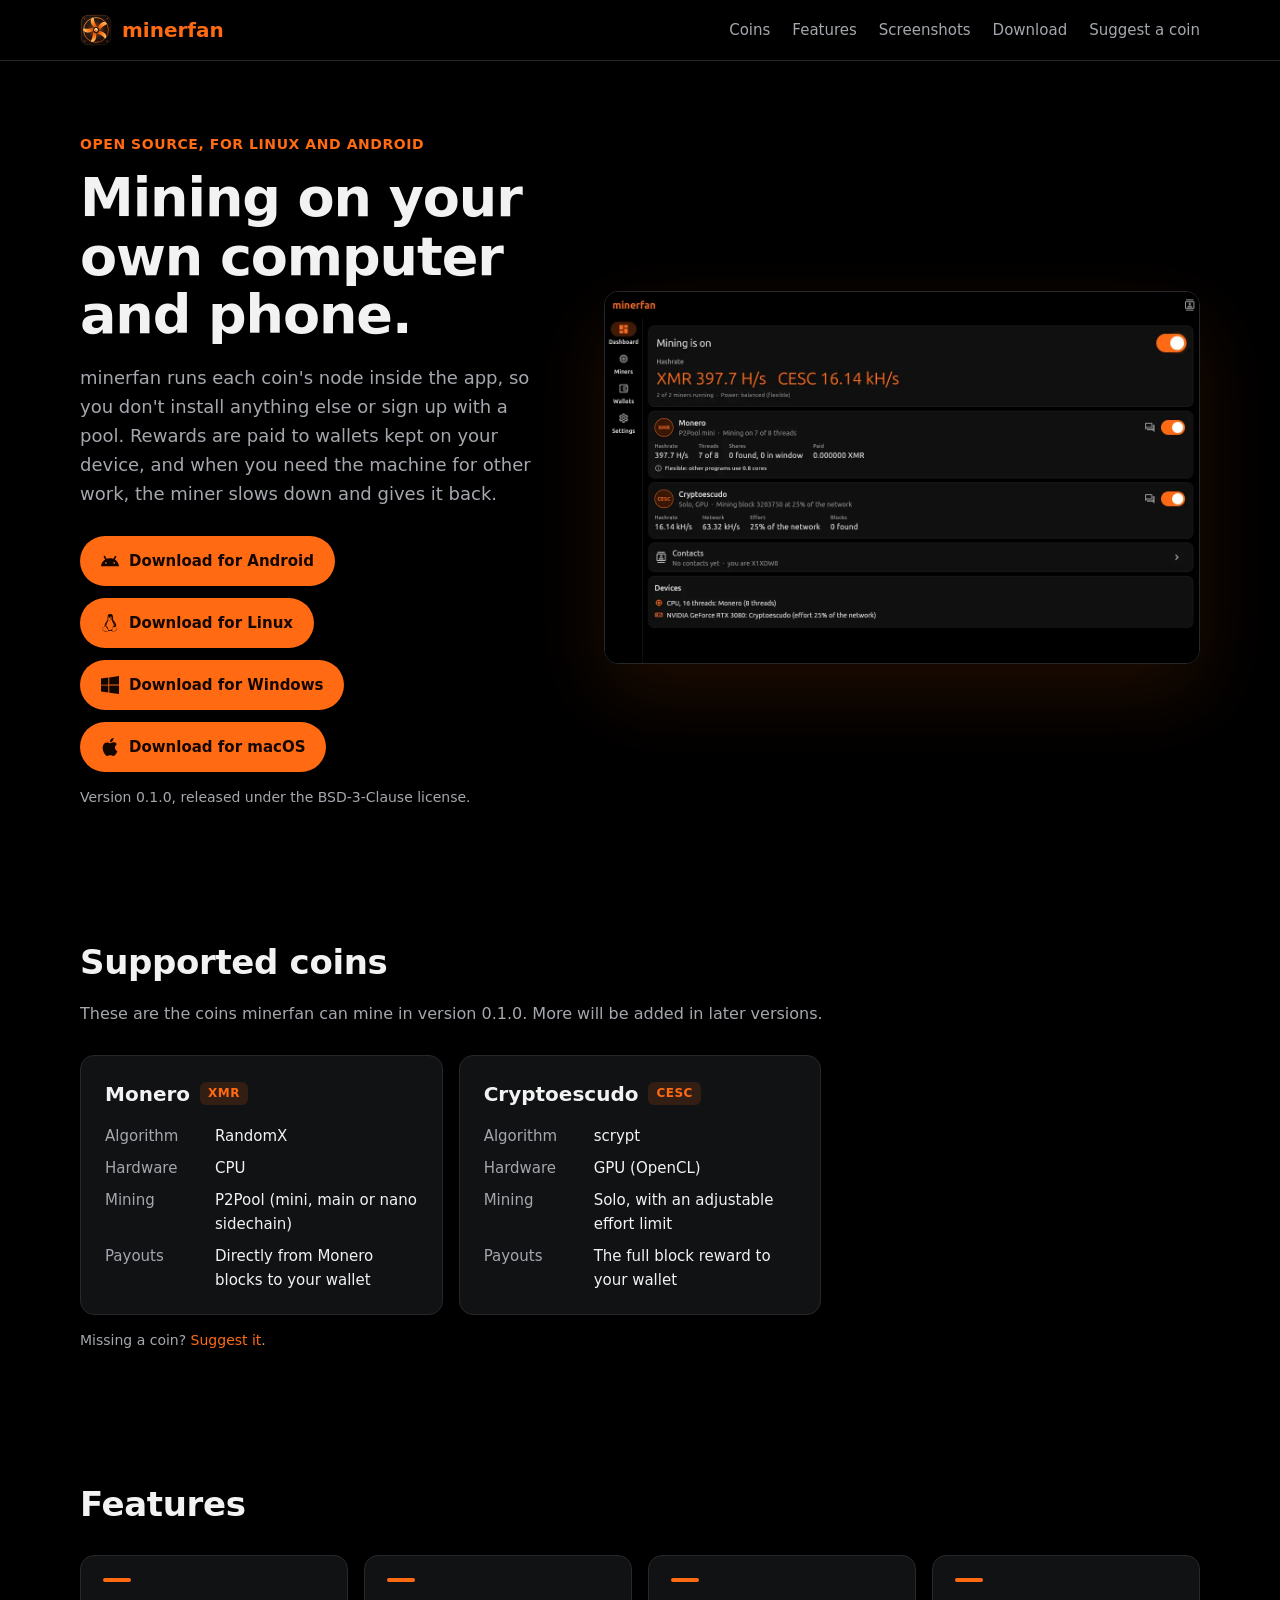
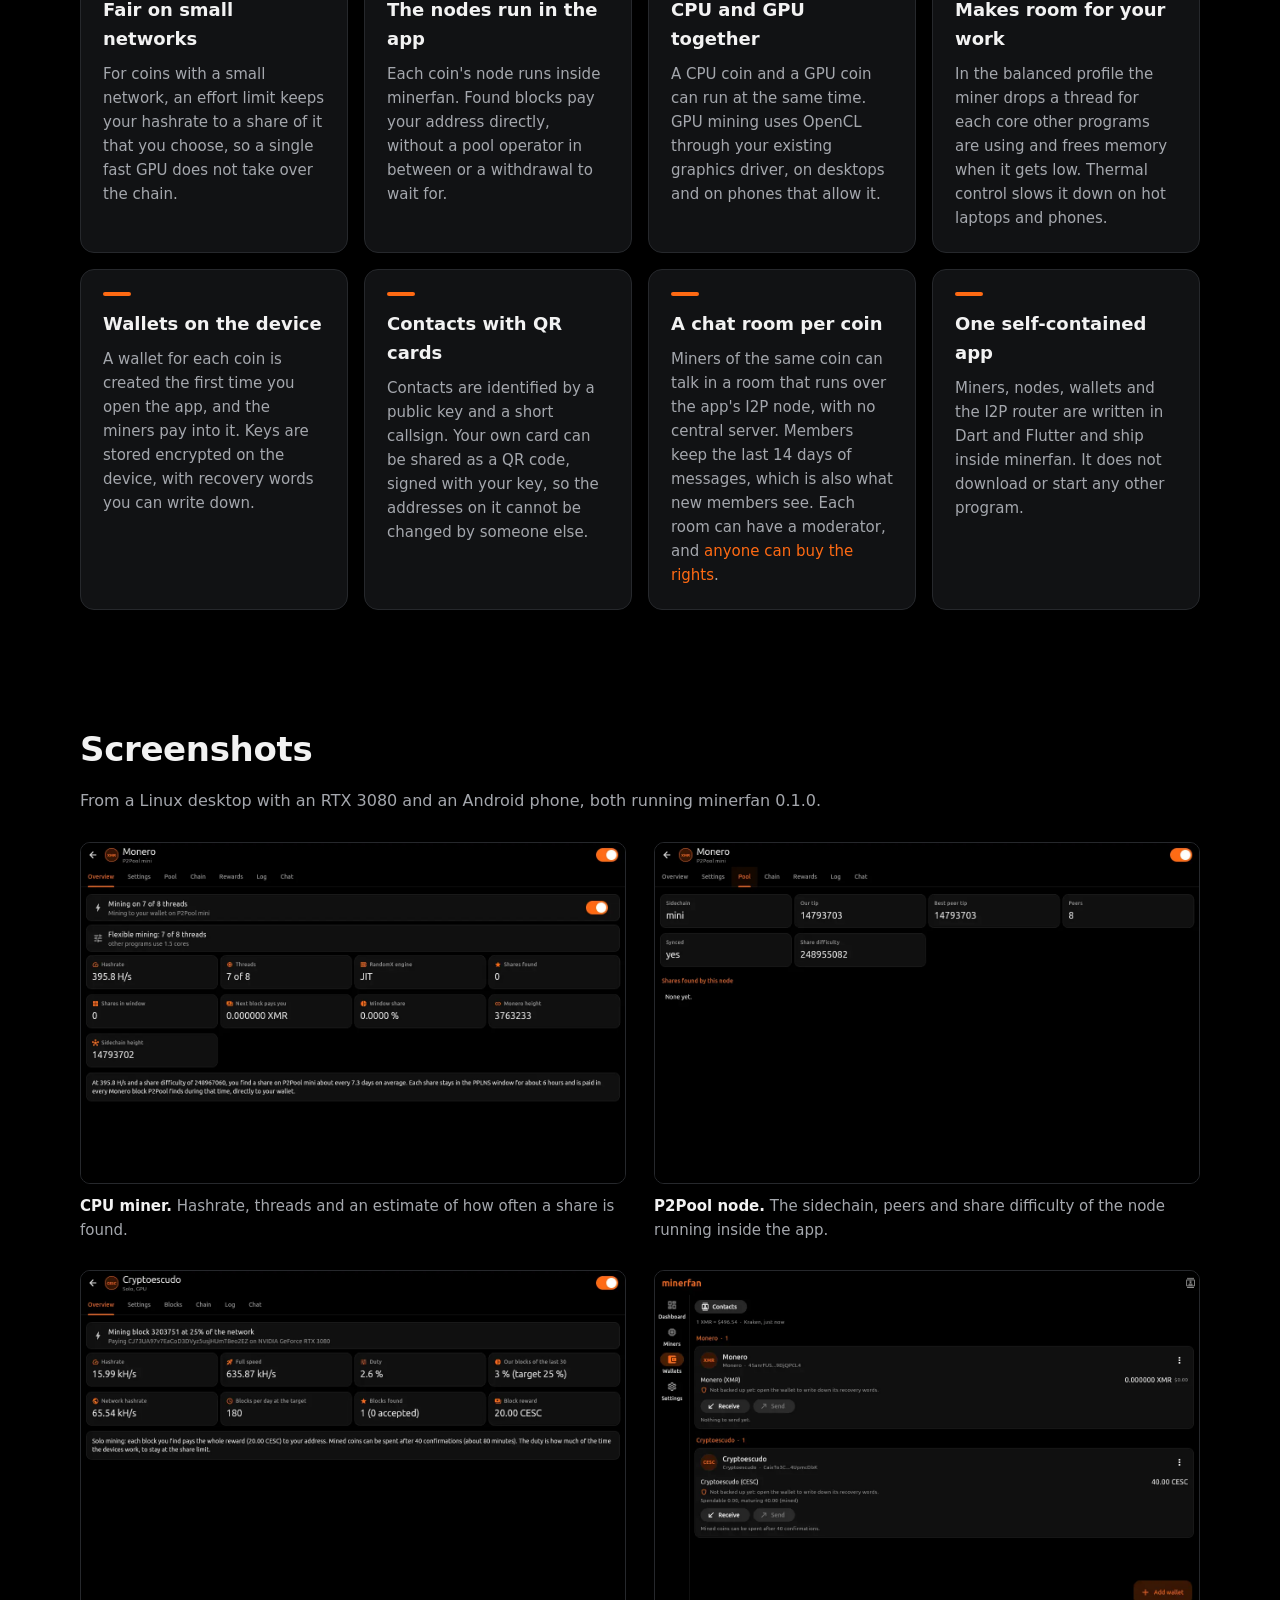
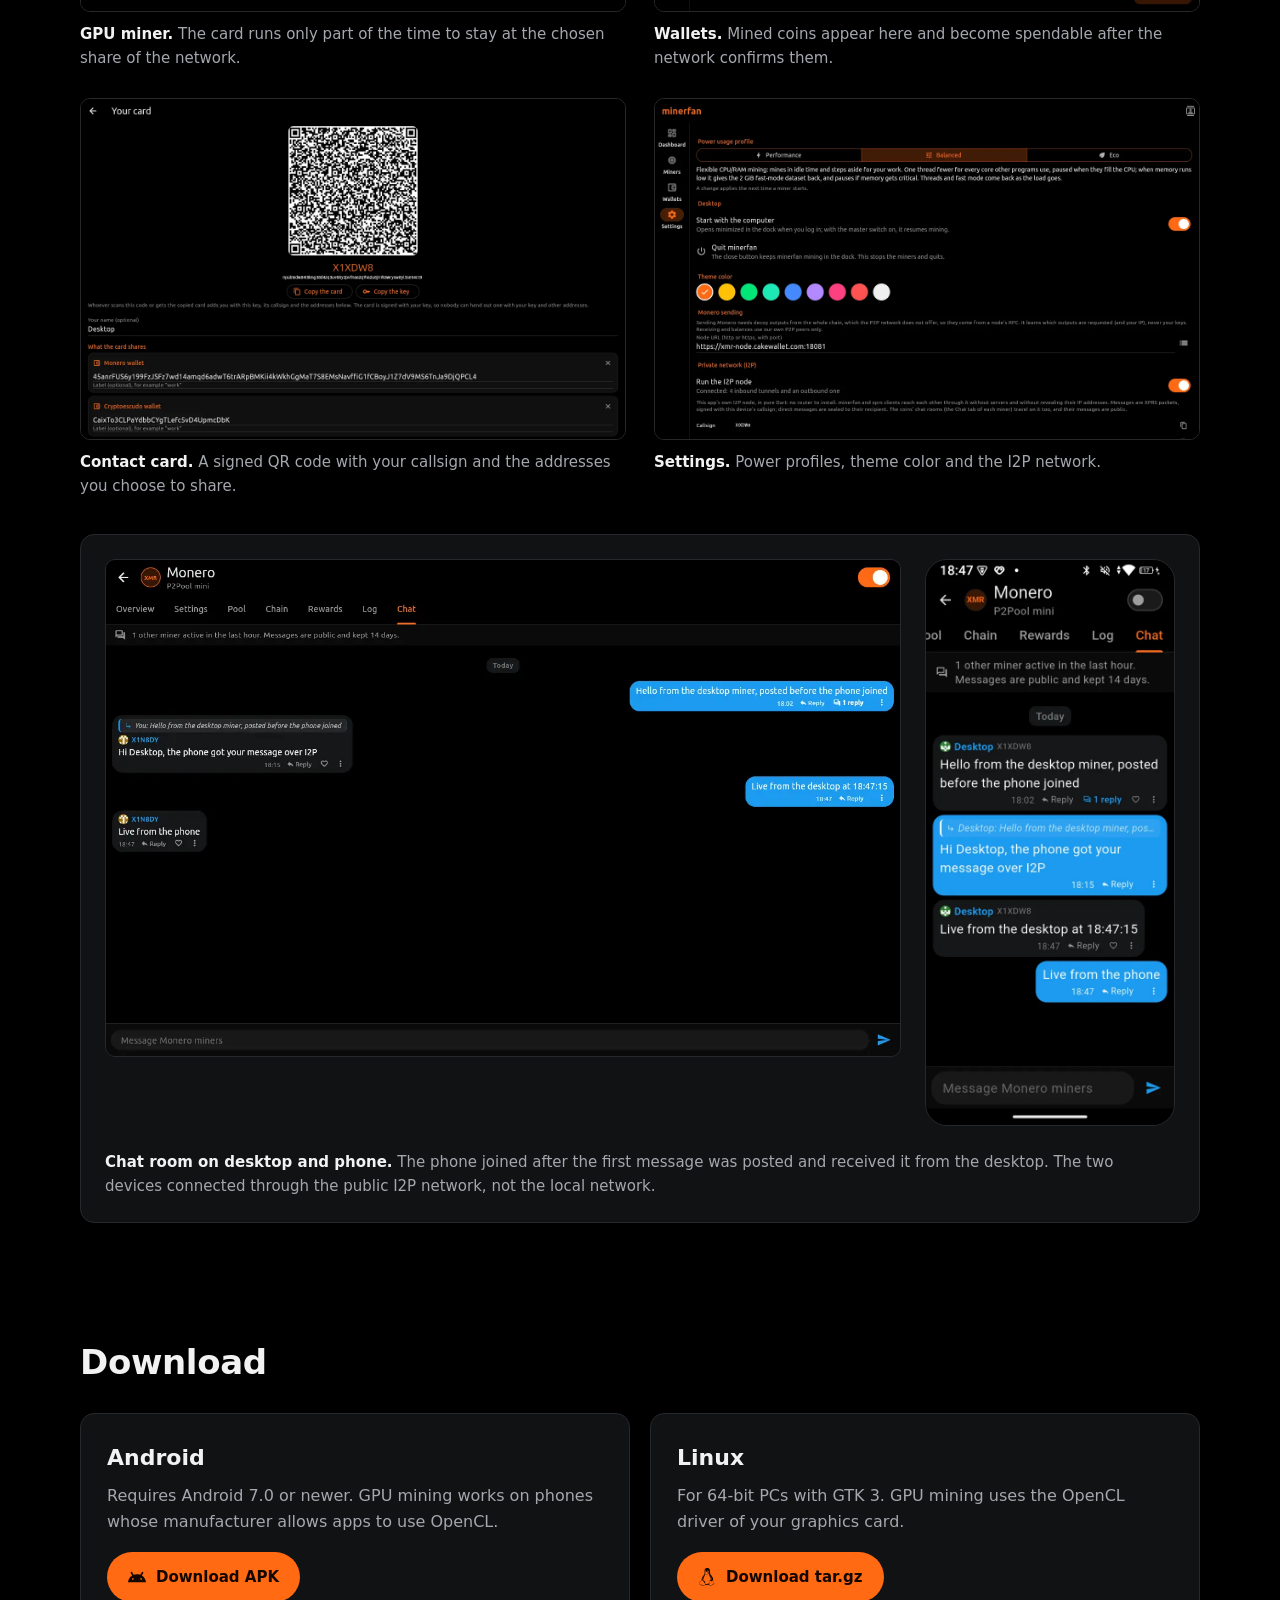
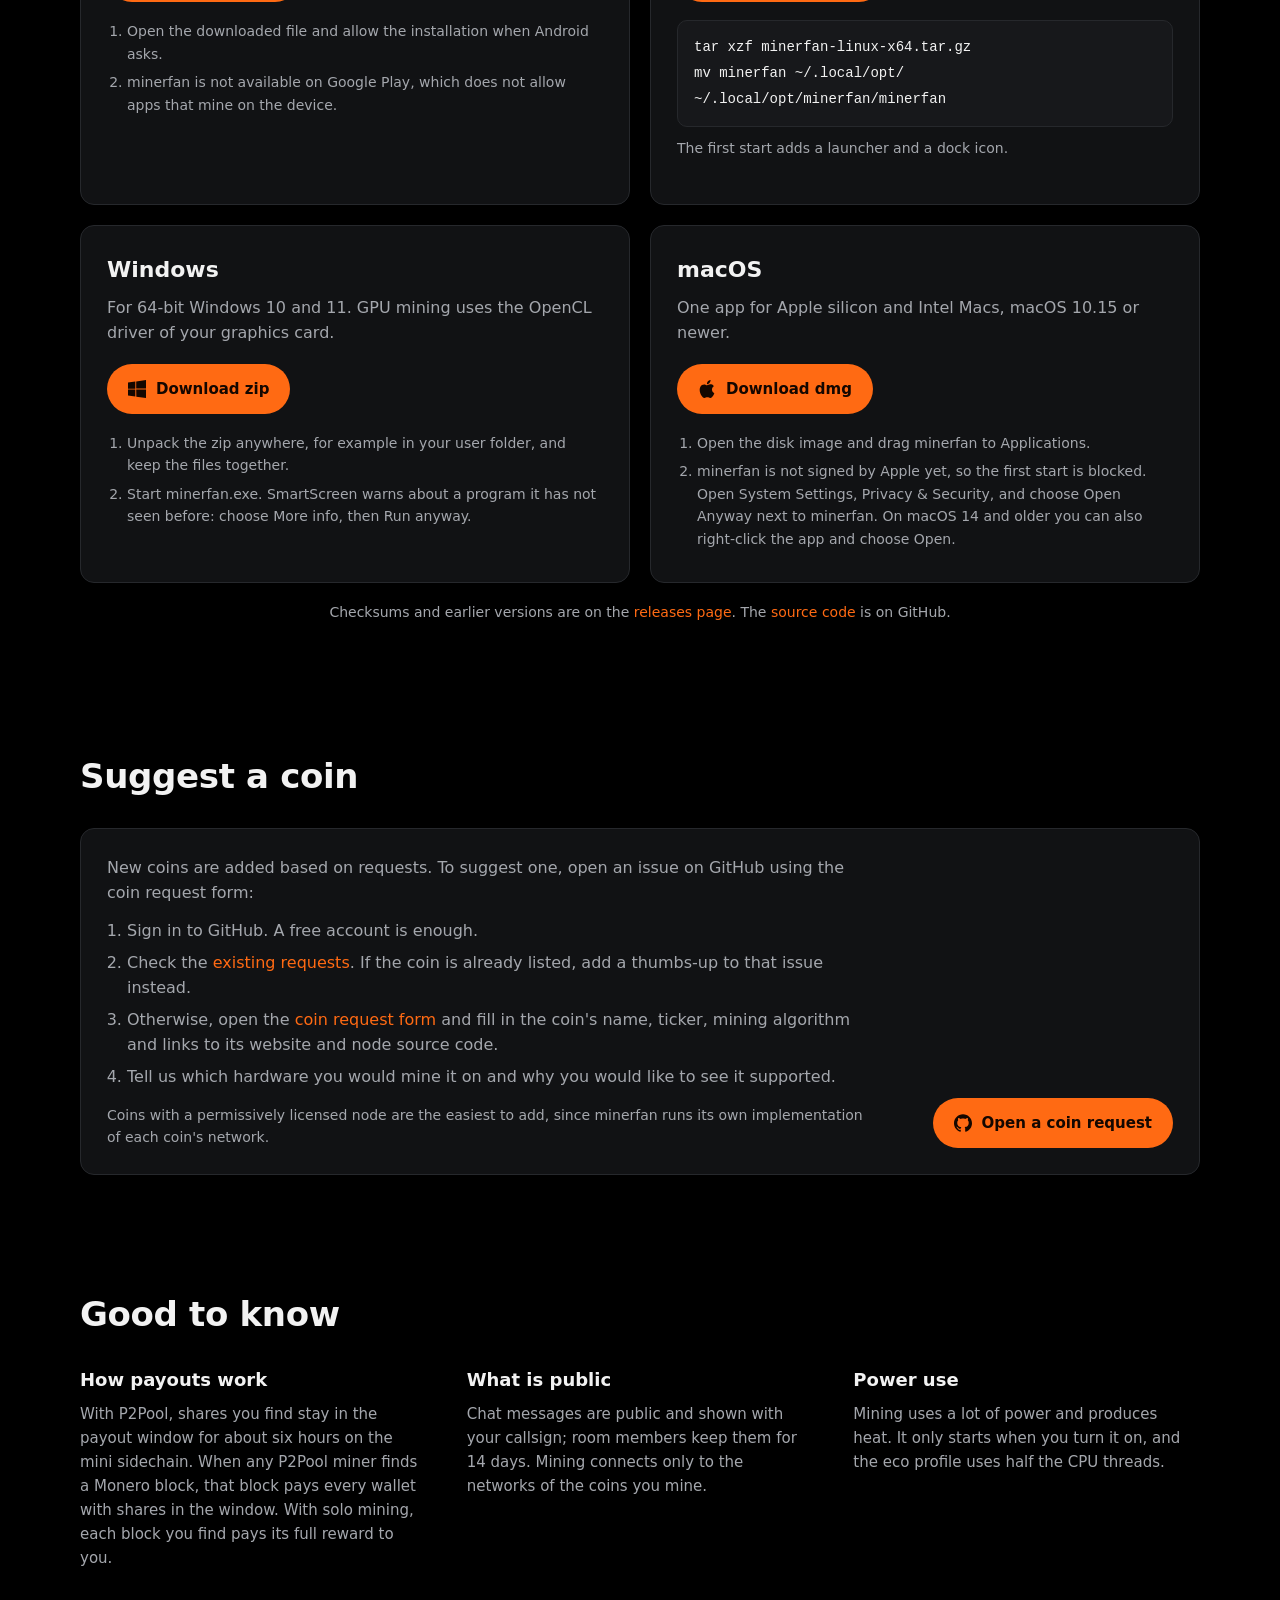
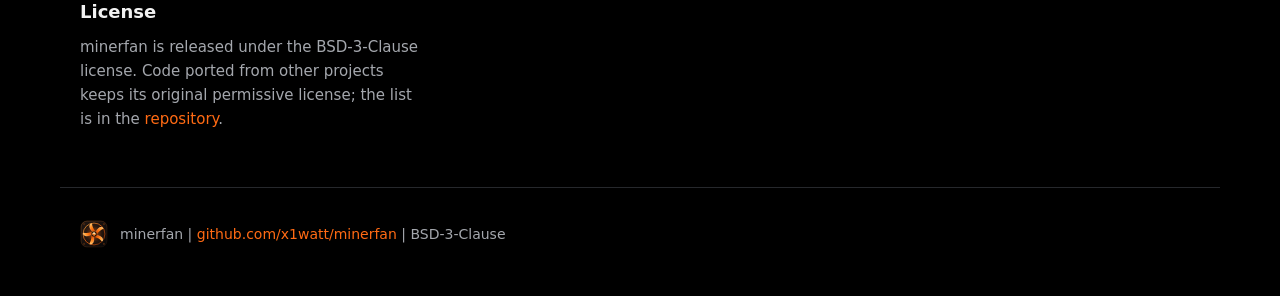
<file: index.html>
<!doctype html>
<html lang="en">
<head>
<meta charset="utf-8">
<meta name="viewport" content="width=device-width, initial-scale=1">
<title>minerfan: cryptocurrency mining on your computer and phone</title>
<meta name="description" content="minerfan is an open source cryptocurrency miner for Linux and Android. It runs each coin's node inside the app and pays into wallets kept on your device.">
<meta property="og:title" content="minerfan">
<meta property="og:description" content="Open source cryptocurrency miner for Linux and Android. It runs each coin's node inside the app and pays into wallets kept on your device.">
<meta property="og:image" content="https://minerfan.github.io/img/og.png">
<meta property="og:type" content="website">
<meta name="twitter:card" content="summary_large_image">
<meta name="theme-color" content="#000000">
<link rel="icon" href="img/icon.svg" type="image/svg+xml">
<link rel="icon" href="img/icon-256.png" type="image/png">
<link rel="stylesheet" href="style.css">
</head>
<body>

<svg width="0" height="0" style="position:absolute" aria-hidden="true">
  <symbol id="i-android" viewBox="0 0 24 24"><path d="M18.4395 5.5586c-.675 1.1664-1.352 2.3318-2.0274 3.498-.0366-.0155-.0742-.0286-.1113-.043-1.8249-.6957-3.484-.8-4.42-.787-1.8551.0185-3.3544.4643-4.2597.8203-.084-.1494-1.7526-3.021-2.0215-3.4864a1.1451 1.1451 0 0 0-.1406-.1914c-.3312-.364-.9054-.4859-1.379-.203-.475.282-.7136.9361-.3886 1.5019 1.9466 3.3696-.0966-.2158 1.9473 3.3593.0172.031-.4946.2642-1.3926 1.0177C2.8987 12.176.452 14.772 0 18.9902h24c-.119-1.1108-.3686-2.099-.7461-3.0683-.7438-1.9118-1.8435-3.2928-2.7402-4.1836a12.1048 12.1048 0 0 0-2.1309-1.6875c.6594-1.122 1.312-2.2559 1.9649-3.3848.2077-.3615.1886-.7956-.0079-1.1191a1.1001 1.1001 0 0 0-.8515-.5332c-.5225-.0536-.9392.3128-1.0488.5449zm-.0391 8.461c.3944.5926.324 1.3306-.1563 1.6503-.4799.3197-1.188.0985-1.582-.4941-.3944-.5927-.324-1.3307.1563-1.6504.4727-.315 1.1812-.1086 1.582.4941zM7.207 13.5273c.4803.3197.5506 1.0577.1563 1.6504-.394.5926-1.1038.8138-1.584.4941-.48-.3197-.5503-1.0577-.1563-1.6504.4008-.6021 1.1087-.8106 1.584-.4941z"/></symbol>
  <symbol id="i-linux" viewBox="0 0 24 24"><path d="M12.504 0c-.155 0-.315.008-.48.021-4.226.333-3.105 4.807-3.17 6.298-.076 1.092-.3 1.953-1.05 3.02-.885 1.051-2.127 2.75-2.716 4.521-.278.832-.41 1.684-.287 2.489a.424.424 0 00-.11.135c-.26.268-.45.6-.663.839-.199.199-.485.267-.797.4-.313.136-.658.269-.864.68-.09.189-.136.394-.132.602 0 .199.027.4.055.536.058.399.116.728.04.97-.249.68-.28 1.145-.106 1.484.174.334.535.47.94.601.81.2 1.91.135 2.774.6.926.466 1.866.67 2.616.47.526-.116.97-.464 1.208-.946.587-.003 1.23-.269 2.26-.334.699-.058 1.574.267 2.577.2.025.134.063.198.114.333l.003.003c.391.778 1.113 1.132 1.884 1.071.771-.06 1.592-.536 2.257-1.306.631-.765 1.683-1.084 2.378-1.503.348-.199.629-.469.649-.853.023-.4-.2-.811-.714-1.376v-.097l-.003-.003c-.17-.2-.25-.535-.338-.926-.085-.401-.182-.786-.492-1.046h-.003c-.059-.054-.123-.067-.188-.135a.357.357 0 00-.19-.064c.431-1.278.264-2.55-.173-3.694-.533-1.41-1.465-2.638-2.175-3.483-.796-1.005-1.576-1.957-1.56-3.368.026-2.152.236-6.133-3.544-6.139zm.529 3.405h.013c.213 0 .396.062.584.198.19.135.33.332.438.533.105.259.158.459.166.724 0-.02.006-.04.006-.06v.105a.086.086 0 01-.004-.021l-.004-.024a1.807 1.807 0 01-.15.706.953.953 0 01-.213.335.71.71 0 00-.088-.042c-.104-.045-.198-.064-.284-.133a1.312 1.312 0 00-.22-.066c.05-.06.146-.133.183-.198.053-.128.082-.264.088-.402v-.02a1.21 1.21 0 00-.061-.4c-.045-.134-.101-.2-.183-.333-.084-.066-.167-.132-.267-.132h-.016c-.093 0-.176.03-.262.132a.8.8 0 00-.205.334 1.18 1.18 0 00-.09.4v.019c.002.089.008.179.02.267-.193-.067-.438-.135-.607-.202a1.635 1.635 0 01-.018-.2v-.02a1.772 1.772 0 01.15-.768c.082-.22.232-.406.43-.533a.985.985 0 01.594-.2zm-2.962.059h.036c.142 0 .27.048.399.135.146.129.264.288.344.465.09.199.14.4.153.667v.004c.007.134.006.2-.002.266v.08c-.03.007-.056.018-.083.024-.152.055-.274.135-.393.2.012-.09.013-.18.003-.267v-.015c-.012-.133-.04-.2-.082-.333a.613.613 0 00-.166-.267.248.248 0 00-.183-.064h-.021c-.071.006-.13.04-.186.132a.552.552 0 00-.12.27.944.944 0 00-.023.33v.015c.012.135.037.2.08.334.046.134.098.2.166.268.01.009.02.018.034.024-.07.057-.117.07-.176.136a.304.304 0 01-.131.068 2.62 2.62 0 01-.275-.402 1.772 1.772 0 01-.155-.667 1.759 1.759 0 01.08-.668 1.43 1.43 0 01.283-.535c.128-.133.26-.2.418-.2zm1.37 1.706c.332 0 .733.065 1.216.399.293.2.523.269 1.052.468h.003c.255.136.405.266.478.399v-.131a.571.571 0 01.016.47c-.123.31-.516.643-1.063.842v.002c-.268.135-.501.333-.775.465-.276.135-.588.292-1.012.267a1.139 1.139 0 01-.448-.067 3.566 3.566 0 01-.322-.198c-.195-.135-.363-.332-.612-.465v-.005h-.005c-.4-.246-.616-.512-.686-.71-.07-.268-.005-.47.193-.6.224-.135.38-.271.483-.336.104-.074.143-.102.176-.131h.002v-.003c.169-.202.436-.47.839-.601.139-.036.294-.065.466-.065zm2.8 2.142c.358 1.417 1.196 3.475 1.735 4.473.286.534.855 1.659 1.102 3.024.156-.005.33.018.513.064.646-1.671-.546-3.467-1.089-3.966-.22-.2-.232-.335-.123-.335.59.534 1.365 1.572 1.646 2.757.13.535.16 1.104.021 1.67.067.028.135.06.205.067 1.032.534 1.413.938 1.23 1.537v-.043c-.06-.003-.12 0-.18 0h-.016c.151-.467-.182-.825-1.065-1.224-.915-.4-1.646-.336-1.77.465-.008.043-.013.066-.018.135-.068.023-.139.053-.209.064-.43.268-.662.669-.793 1.187-.13.533-.17 1.156-.205 1.869v.003c-.02.334-.17.838-.319 1.35-1.5 1.072-3.58 1.538-5.348.334a2.645 2.645 0 00-.402-.533 1.45 1.45 0 00-.275-.333c.182 0 .338-.03.465-.067a.615.615 0 00.314-.334c.108-.267 0-.697-.345-1.163-.345-.467-.931-.995-1.788-1.521-.63-.4-.986-.87-1.15-1.396-.165-.534-.143-1.085-.015-1.645.245-1.07.873-2.11 1.274-2.763.107-.065.037.135-.408.974-.396.751-1.14 2.497-.122 3.854a8.123 8.123 0 01.647-2.876c.564-1.278 1.743-3.504 1.836-5.268.048.036.217.135.289.202.218.133.38.333.59.465.21.201.477.335.876.335.039.003.075.006.11.006.412 0 .73-.134.997-.268.29-.134.52-.334.74-.4h.005c.467-.135.835-.402 1.044-.7zm2.185 8.958c.037.6.343 1.245.882 1.377.588.134 1.434-.333 1.791-.765l.211-.01c.315-.007.577.01.847.268l.003.003c.208.199.305.53.391.876.085.4.154.78.409 1.066.486.527.645.906.636 1.14l.003-.007v.018l-.003-.012c-.015.262-.185.396-.498.595-.63.401-1.746.712-2.457 1.57-.618.737-1.37 1.14-2.036 1.191-.664.053-1.237-.2-1.574-.898l-.005-.003c-.21-.4-.12-1.025.056-1.69.176-.668.428-1.344.463-1.897.037-.714.076-1.335.195-1.814.12-.465.308-.797.641-.984l.045-.022zm-10.814.049h.01c.053 0 .105.005.157.014.376.055.706.333 1.023.752l.91 1.664.003.003c.243.533.754 1.064 1.189 1.637.434.598.77 1.131.729 1.57v.006c-.057.744-.48 1.148-1.125 1.294-.645.135-1.52.002-2.395-.464-.968-.536-2.118-.469-2.857-.602-.369-.066-.61-.2-.723-.4-.11-.2-.113-.602.123-1.23v-.004l.002-.003c.117-.334.03-.752-.027-1.118-.055-.401-.083-.71.043-.94.16-.334.396-.4.69-.533.294-.135.64-.202.915-.47h.002v-.002c.256-.268.445-.601.668-.838.19-.201.38-.336.663-.336zm7.159-9.074c-.435.201-.945.535-1.488.535-.542 0-.97-.267-1.28-.466-.154-.134-.28-.268-.373-.335-.164-.134-.144-.333-.074-.333.109.016.129.134.199.2.096.066.215.2.36.333.292.2.68.467 1.167.467.485 0 1.053-.267 1.398-.466.195-.135.445-.334.648-.467.156-.136.149-.267.279-.267.128.016.034.134-.147.332a8.097 8.097 0 01-.69.468zm-1.082-1.583V5.64c-.006-.02.013-.042.029-.05.074-.043.18-.027.26.004.063 0 .16.067.15.135-.006.049-.085.066-.135.066-.055 0-.092-.043-.141-.068-.052-.018-.146-.008-.163-.065zm-.551 0c-.02.058-.113.049-.166.066-.047.025-.086.068-.14.068-.05 0-.13-.02-.136-.068-.01-.066.088-.133.15-.133.08-.031.184-.047.259-.005.019.009.036.03.03.05v.02h.003z"/></symbol>
  <symbol id="i-windows" viewBox="0 0 24 24"><path d="M0 3.449L9.75 2.1v9.451H0m10.949-9.602L24 0v11.4H10.949M0 12.6h9.75v9.451L0 20.699M10.949 12.6H24V24l-12.9-1.801"/></symbol>
  <symbol id="i-apple" viewBox="0 0 24 24"><path d="M12.152 6.896c-.948 0-2.415-1.078-3.96-1.04-2.04.027-3.91 1.183-4.961 3.014-2.117 3.675-.546 9.103 1.519 12.09 1.013 1.454 2.208 3.09 3.792 3.039 1.52-.065 2.09-.987 3.935-.987 1.831 0 2.35.987 3.96.948 1.637-.026 2.676-1.48 3.676-2.948 1.156-1.688 1.636-3.325 1.662-3.415-.039-.013-3.182-1.221-3.22-4.857-.026-3.04 2.48-4.494 2.597-4.559-1.429-2.09-3.623-2.324-4.39-2.376-2-.156-3.675 1.09-4.61 1.09zM15.53 3.83c.843-1.012 1.4-2.427 1.245-3.83-1.207.052-2.662.805-3.532 1.818-.78.896-1.454 2.338-1.273 3.714 1.338.104 2.715-.688 3.559-1.701"/></symbol>
  <symbol id="i-github" viewBox="0 0 24 24"><path d="M12 .297c-6.63 0-12 5.373-12 12 0 5.303 3.438 9.8 8.205 11.385.6.113.82-.258.82-.577 0-.285-.01-1.04-.015-2.04-3.338.724-4.042-1.61-4.042-1.61C4.422 18.07 3.633 17.7 3.633 17.7c-1.087-.744.084-.729.084-.729 1.205.084 1.838 1.236 1.838 1.236 1.07 1.835 2.809 1.305 3.495.998.108-.776.417-1.305.76-1.605-2.665-.3-5.466-1.332-5.466-5.93 0-1.31.465-2.38 1.235-3.22-.135-.303-.54-1.523.105-3.176 0 0 1.005-.322 3.3 1.23.96-.267 1.98-.399 3-.405 1.02.006 2.04.138 3 .405 2.28-1.552 3.285-1.23 3.285-1.23.645 1.653.24 2.873.12 3.176.765.84 1.23 1.91 1.23 3.22 0 4.61-2.805 5.625-5.475 5.92.42.36.81 1.096.81 2.22 0 1.606-.015 2.896-.015 3.286 0 .315.21.69.825.57C20.565 22.092 24 17.592 24 12.297c0-6.627-5.373-12-12-12"/></symbol>
</svg>

<header class="top">
  <div class="wrap bar">
    <a class="brand" href="#"><img src="img/icon.svg" alt="" width="32" height="32"> minerfan</a>
    <nav>
      <a href="#coins">Coins</a>
      <a href="#features">Features</a>
      <a href="#screens">Screenshots</a>
      <a href="#download">Download</a>
      <a href="#suggest">Suggest a coin</a>
    </nav>
  </div>
</header>

<main>

<section class="hero wrap">
  <div class="hero-text">
    <p class="eyebrow">Open source, for Linux and Android</p>
    <h1>Mining on your own computer and phone.</h1>
    <p class="lead">minerfan runs each coin's node inside the app, so you don't
    install anything else or sign up with a pool. Rewards are paid to wallets
    kept on your device, and when you need the machine for other work, the
    miner slows down and gives it back.</p>
    <div class="cta">
      <a class="btn primary" href="https://github.com/x1watt/minerfan/releases/latest/download/minerfan-android.apk"><svg class="os" aria-hidden="true"><use href="#i-android"/></svg>Download for Android</a>
      <a class="btn primary" href="https://github.com/x1watt/minerfan/releases/latest/download/minerfan-linux-x64.tar.gz"><svg class="os" aria-hidden="true"><use href="#i-linux"/></svg>Download for Linux</a>
      <a class="btn primary" href="https://github.com/x1watt/minerfan/releases/latest/download/minerfan-windows-x64.zip"><svg class="os" aria-hidden="true"><use href="#i-windows"/></svg>Download for Windows</a>
      <a class="btn primary" href="https://github.com/x1watt/minerfan/releases/latest/download/minerfan-macos.dmg"><svg class="os" aria-hidden="true"><use href="#i-apple"/></svg>Download for macOS</a>
    </div>
    <p class="fine">Version 0.1.0, released under the BSD-3-Clause license.</p>
  </div>
  <figure class="hero-shot">
    <img src="img/dashboard.webp" width="1280" height="800" alt="The minerfan dashboard with two miners running, one on the CPU and one on the GPU">
  </figure>
</section>

<section id="coins" class="wrap">
  <h2>Supported coins</h2>
  <p class="section-lead">These are the coins minerfan can mine in version
  0.1.0. More will be added in later versions.</p>
  <div class="coins">
    <article class="coin">
      <h3>Monero <span class="ticker">XMR</span></h3>
      <dl>
        <dt>Algorithm</dt><dd>RandomX</dd>
        <dt>Hardware</dt><dd>CPU</dd>
        <dt>Mining</dt><dd>P2Pool (mini, main or nano sidechain)</dd>
        <dt>Payouts</dt><dd>Directly from Monero blocks to your wallet</dd>
      </dl>
    </article>
    <article class="coin">
      <h3>Cryptoescudo <span class="ticker">CESC</span></h3>
      <dl>
        <dt>Algorithm</dt><dd>scrypt</dd>
        <dt>Hardware</dt><dd>GPU (OpenCL)</dd>
        <dt>Mining</dt><dd>Solo, with an adjustable effort limit</dd>
        <dt>Payouts</dt><dd>The full block reward to your wallet</dd>
      </dl>
    </article>
  </div>
  <p class="fine">Missing a coin? <a href="#suggest">Suggest it</a>.</p>
</section>

<section id="features" class="wrap">
  <h2>Features</h2>
  <div class="grid">
    <article class="card">
      <h3>Fair on small networks</h3>
      <p>For coins with a small network, an effort limit keeps your hashrate
      to a share of it that you choose, so a single fast GPU does not take
      over the chain.</p>
    </article>
    <article class="card">
      <h3>The nodes run in the app</h3>
      <p>Each coin's node runs inside minerfan. Found blocks pay your address
      directly, without a pool operator in between or a withdrawal to wait
      for.</p>
    </article>
    <article class="card">
      <h3>CPU and GPU together</h3>
      <p>A CPU coin and a GPU coin can run at the same time. GPU mining uses
      OpenCL through your existing graphics driver, on desktops and on phones
      that allow it.</p>
    </article>
    <article class="card">
      <h3>Makes room for your work</h3>
      <p>In the balanced profile the miner drops a thread for each core other
      programs are using and frees memory when it gets low. Thermal control
      slows it down on hot laptops and phones.</p>
    </article>
    <article class="card">
      <h3>Wallets on the device</h3>
      <p>A wallet for each coin is created the first time you open the app, and
      the miners pay into it. Keys are stored encrypted on the device, with
      recovery words you can write down.</p>
    </article>
    <article class="card">
      <h3>Contacts with QR cards</h3>
      <p>Contacts are identified by a public key and a short callsign. Your own
      card can be shared as a QR code, signed with your key, so the addresses
      on it cannot be changed by someone else.</p>
    </article>
    <article class="card">
      <h3>A chat room per coin</h3>
      <p>Miners of the same coin can talk in a room that runs over the app's
      I2P node, with no central server. Members keep the last 14 days of
      messages, which is also what new members see. Each room can have a
      moderator, and <a href="moderation.html">anyone can buy the rights</a>.</p>
    </article>
    <article class="card">
      <h3>One self-contained app</h3>
      <p>Miners, nodes, wallets and the I2P router are written in Dart and
      Flutter and ship inside minerfan. It does not download or start any
      other program.</p>
    </article>
  </div>
</section>

<section id="screens" class="wrap">
  <h2>Screenshots</h2>
  <p class="section-lead">From a Linux desktop with an RTX 3080 and an Android
  phone, both running minerfan 0.1.0.</p>

  <div class="shots">
    <figure>
      <img loading="lazy" src="img/monero-overview.webp" width="1280" height="800" alt="CPU miner overview with hashrate, threads, RandomX engine and shares">
      <figcaption><b>CPU miner.</b> Hashrate, threads and an estimate of how
      often a share is found.</figcaption>
    </figure>
    <figure>
      <img loading="lazy" src="img/monero-pool.webp" width="1280" height="800" alt="P2Pool node status: sidechain, tips, peers and share difficulty">
      <figcaption><b>P2Pool node.</b> The sidechain, peers and share difficulty
      of the node running inside the app.</figcaption>
    </figure>
    <figure>
      <img loading="lazy" src="img/cesc-overview.webp" width="1280" height="800" alt="GPU miner overview with hashrate, duty, network hashrate and blocks found">
      <figcaption><b>GPU miner.</b> The card runs only part of the time to stay
      at the chosen share of the network.</figcaption>
    </figure>
    <figure>
      <img loading="lazy" src="img/wallets.webp" width="1280" height="800" alt="Wallets, one per coin, with mined coins waiting for confirmations">
      <figcaption><b>Wallets.</b> Mined coins appear here and become spendable
      after the network confirms them.</figcaption>
    </figure>
    <figure>
      <img loading="lazy" src="img/card.webp" width="1280" height="800" alt="Contact card as a QR code with callsign, key and shared addresses">
      <figcaption><b>Contact card.</b> A signed QR code with your callsign and
      the addresses you choose to share.</figcaption>
    </figure>
    <figure>
      <img loading="lazy" src="img/settings.webp" width="1280" height="800" alt="Settings with power profiles, theme colors and the private network">
      <figcaption><b>Settings.</b> Power profiles, theme color and the I2P
      network.</figcaption>
    </figure>
  </div>

  <div class="chat-pair">
    <figure class="wide">
      <img loading="lazy" src="img/chat.webp" width="1280" height="800" alt="A coin's chat room on the desktop">
    </figure>
    <figure class="phone">
      <img loading="lazy" src="img/phone-chat.webp" width="540" height="1230" alt="The same chat room on an Android phone">
    </figure>
    <p class="caption"><b>Chat room on desktop and phone.</b> The phone joined
    after the first message was posted and received it from the desktop. The
    two devices connected through the public I2P network, not the local
    network.</p>
  </div>
</section>

<section id="download" class="wrap">
  <h2>Download</h2>
  <div class="downloads">
    <div class="dl">
      <h3>Android</h3>
      <p>Requires Android 7.0 or newer. GPU mining works on phones whose
      manufacturer allows apps to use OpenCL.</p>
      <a class="btn primary" href="https://github.com/x1watt/minerfan/releases/latest/download/minerfan-android.apk"><svg class="os" aria-hidden="true"><use href="#i-android"/></svg>Download APK</a>
      <ol>
        <li>Open the downloaded file and allow the installation when Android
        asks.</li>
        <li>minerfan is not available on Google Play, which does not allow apps
        that mine on the device.</li>
      </ol>
    </div>
    <div class="dl">
      <h3>Linux</h3>
      <p>For 64-bit PCs with GTK 3. GPU mining uses the OpenCL driver of your
      graphics card.</p>
      <a class="btn primary" href="https://github.com/x1watt/minerfan/releases/latest/download/minerfan-linux-x64.tar.gz"><svg class="os" aria-hidden="true"><use href="#i-linux"/></svg>Download tar.gz</a>
      <pre><code>tar xzf minerfan-linux-x64.tar.gz
mv minerfan ~/.local/opt/
~/.local/opt/minerfan/minerfan</code></pre>
      <p class="fine">The first start adds a launcher and a dock icon.</p>
    </div>
    <div class="dl">
      <h3>Windows</h3>
      <p>For 64-bit Windows 10 and 11. GPU mining uses the OpenCL driver of
      your graphics card.</p>
      <a class="btn primary" href="https://github.com/x1watt/minerfan/releases/latest/download/minerfan-windows-x64.zip"><svg class="os" aria-hidden="true"><use href="#i-windows"/></svg>Download zip</a>
      <ol>
        <li>Unpack the zip anywhere, for example in your user folder, and keep
        the files together.</li>
        <li>Start minerfan.exe. SmartScreen warns about a program it has not
        seen before: choose More info, then Run anyway.</li>
      </ol>
    </div>
    <div class="dl">
      <h3>macOS</h3>
      <p>One app for Apple silicon and Intel Macs, macOS 10.15 or newer.</p>
      <a class="btn primary" href="https://github.com/x1watt/minerfan/releases/latest/download/minerfan-macos.dmg"><svg class="os" aria-hidden="true"><use href="#i-apple"/></svg>Download dmg</a>
      <ol>
        <li>Open the disk image and drag minerfan to Applications.</li>
        <li>minerfan is not signed by Apple yet, so the first start is
        blocked. Open System Settings, Privacy &amp; Security, and choose
        Open Anyway next to minerfan. On macOS 14 and older you can also
        right-click the app and choose Open.</li>
      </ol>
    </div>
  </div>
  <p class="fine center">Checksums and earlier versions are on the
  <a href="https://github.com/x1watt/minerfan/releases">releases page</a>.
  The <a href="https://github.com/x1watt/minerfan">source code</a> is on
  GitHub.</p>
</section>

<section id="suggest" class="wrap">
  <h2>Suggest a coin</h2>
  <div class="suggest">
    <div>
      <p>New coins are added based on requests. To suggest one, open an issue
      on GitHub using the coin request form:</p>
      <ol>
        <li>Sign in to GitHub. A free account is enough.</li>
        <li>Check the <a href="https://github.com/x1watt/minerfan/issues?q=label%3A%22coin+request%22">existing requests</a>.
        If the coin is already listed, add a thumbs-up to that issue instead.</li>
        <li>Otherwise, open the <a href="https://github.com/x1watt/minerfan/issues/new?template=coin-request.yml">coin request form</a>
        and fill in the coin's name, ticker, mining algorithm and links to its
        website and node source code.</li>
        <li>Tell us which hardware you would mine it on and why you would like
        to see it supported.</li>
      </ol>
      <p class="fine">Coins with a permissively licensed node are the easiest
      to add, since minerfan runs its own implementation of each coin's
      network.</p>
    </div>
    <a class="btn primary" href="https://github.com/x1watt/minerfan/issues/new?template=coin-request.yml"><svg class="os" aria-hidden="true"><use href="#i-github"/></svg>Open a coin request</a>
  </div>
</section>

<section class="wrap notes">
  <h2>Good to know</h2>
  <div class="grid two">
    <div>
      <h3>How payouts work</h3>
      <p>With P2Pool, shares you find stay in the payout window for about six
      hours on the mini sidechain. When any P2Pool miner finds a Monero block,
      that block pays every wallet with shares in the window. With solo mining,
      each block you find pays its full reward to you.</p>
    </div>
    <div>
      <h3>What is public</h3>
      <p>Chat messages are public and shown with your callsign; room members
      keep them for 14 days. Mining connects only to the networks of the coins
      you mine.</p>
    </div>
    <div>
      <h3>Power use</h3>
      <p>Mining uses a lot of power and produces heat. It only starts when you
      turn it on, and the eco profile uses half the CPU threads.</p>
    </div>
    <div>
      <h3>License</h3>
      <p>minerfan is released under the BSD-3-Clause license. Code ported from
      other projects keeps its original permissive license; the list is in the
      <a href="https://github.com/x1watt/minerfan/blob/main/licenses/THIRD_PARTY_NOTICES.md">repository</a>.</p>
    </div>
  </div>
</section>

</main>

<footer class="wrap foot">
  <img src="img/icon.svg" alt="" width="28" height="28">
  <span>minerfan | <a href="https://github.com/x1watt/minerfan">github.com/x1watt/minerfan</a> | BSD-3-Clause</span>
</footer>

</body>
</html>
</file>
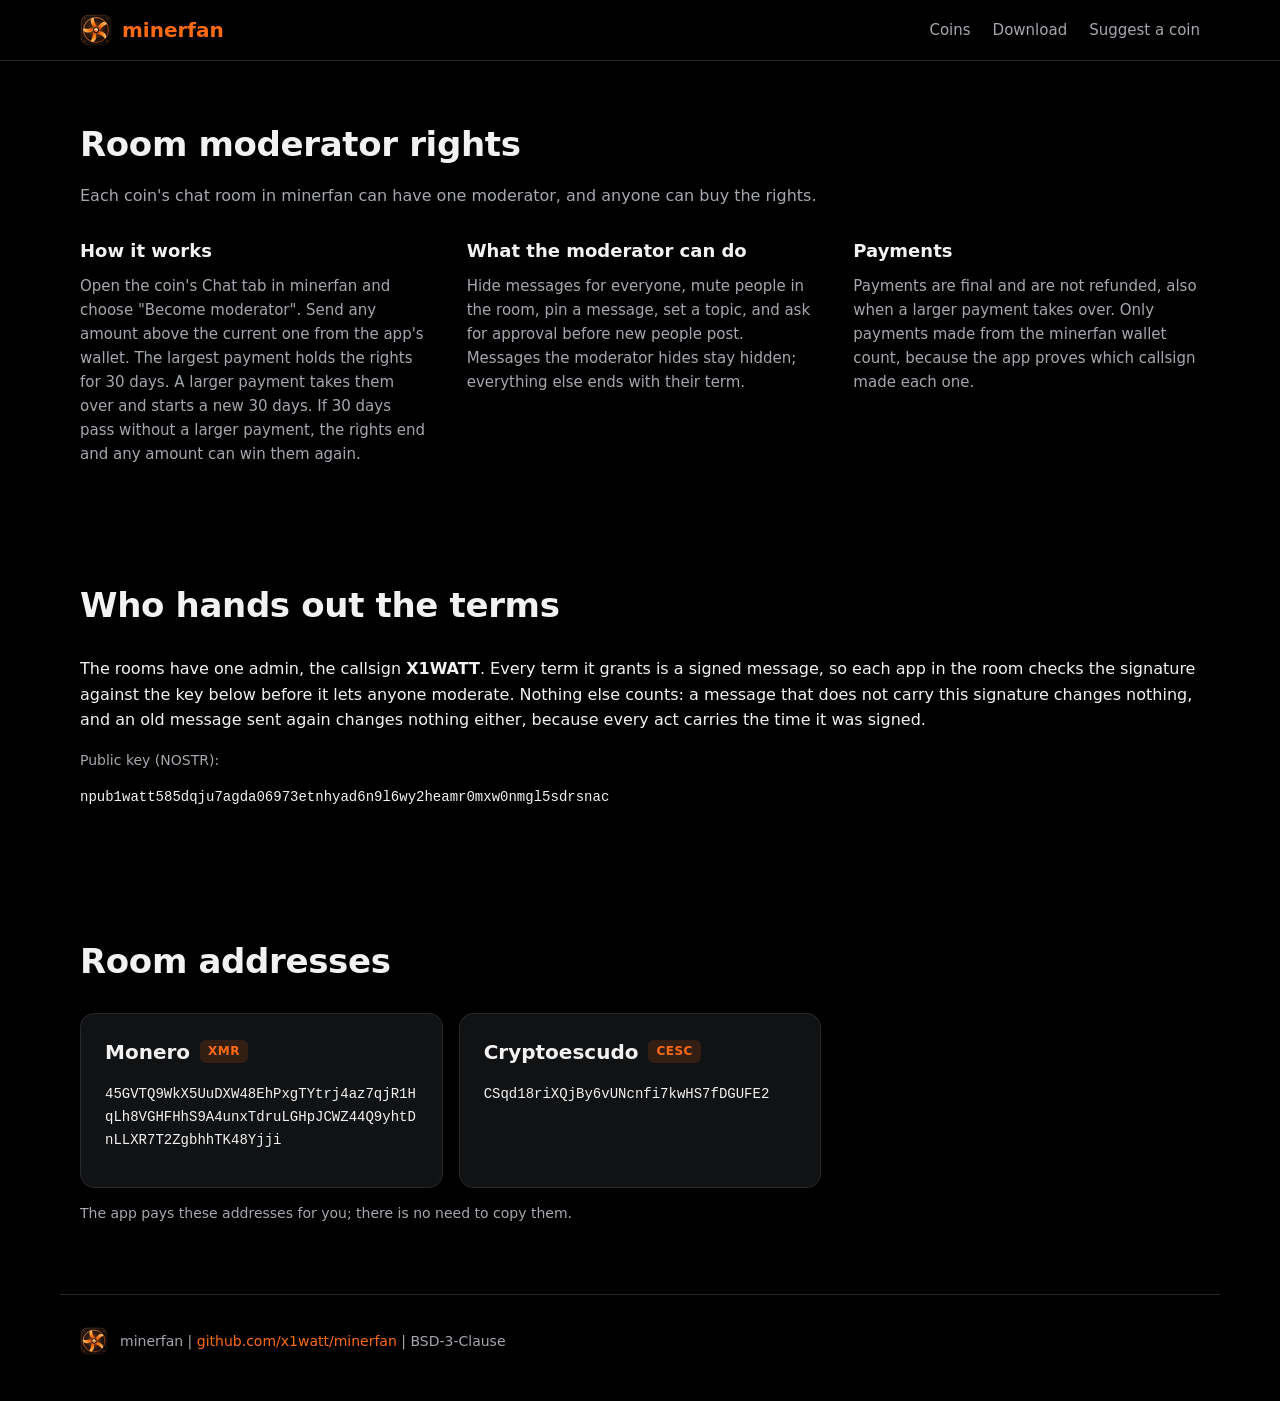
<file: moderation.html>
<!doctype html>
<html lang="en">
<head>
<meta charset="utf-8">
<meta name="viewport" content="width=device-width, initial-scale=1">
<title>minerfan: room moderator rights</title>
<meta name="description" content="How moderator rights in minerfan's coin chat rooms are bought, and the address of each room.">
<meta name="theme-color" content="#000000">
<link rel="icon" href="img/icon.svg" type="image/svg+xml">
<link rel="stylesheet" href="style.css">
</head>
<body>

<header class="top">
  <div class="wrap bar">
    <a class="brand" href="index.html"><img src="img/icon.svg" alt="" width="32" height="32"> minerfan</a>
    <nav>
      <a href="index.html#coins">Coins</a>
      <a href="index.html#download">Download</a>
      <a href="index.html#suggest">Suggest a coin</a>
    </nav>
  </div>
</header>

<main>
<section class="wrap">
  <h2>Room moderator rights</h2>
  <p class="section-lead">Each coin's chat room in minerfan can have one
  moderator, and anyone can buy the rights.</p>

  <div class="grid two notes">
    <div>
      <h3>How it works</h3>
      <p>Open the coin's Chat tab in minerfan and choose "Become moderator".
      Send any amount above the current one from the app's wallet. The
      largest payment holds the rights for 30 days. A larger payment takes
      them over and starts a new 30 days. If 30 days pass without a larger
      payment, the rights end and any amount can win them again.</p>
    </div>
    <div>
      <h3>What the moderator can do</h3>
      <p>Hide messages for everyone, mute people in the room, pin a message,
      set a topic, and ask for approval before new people post. Messages the
      moderator hides stay hidden; everything else ends with their term.</p>
    </div>
    <div>
      <h3>Payments</h3>
      <p>Payments are final and are not refunded, also when a larger payment
      takes over. Only payments made from the minerfan wallet count, because
      the app proves which callsign made each one.</p>
    </div>
  </div>
</section>

<section class="wrap">
  <h2>Who hands out the terms</h2>
  <p>The rooms have one admin, the callsign <strong>X1WATT</strong>. Every
  term it grants is a signed message, so each app in the room checks the
  signature against the key below before it lets anyone moderate. Nothing
  else counts: a message that does not carry this signature changes nothing,
  and an old message sent again changes nothing either, because every act
  carries the time it was signed.</p>
  <p class="fine">Public key (NOSTR):</p>
  <p class="fine"><code>npub1watt585dqju7agda06973etnhyad6n9l6wy2heamr0mxw0nmgl5sdrsnac</code></p>
</section>

<section class="wrap">
  <h2>Room addresses</h2>
  <div class="coins">
    <article class="coin">
      <h3>Monero <span class="ticker">XMR</span></h3>
      <p class="fine"><code>45GVTQ9WkX5UuDXW48EhPxgTYtrj4az7qjR1HqLh8VGHFHhS9A4unxTdruLGHpJCWZ44Q9yhtDnLLXR7T2ZgbhhTK48Yjji</code></p>
    </article>
    <article class="coin">
      <h3>Cryptoescudo <span class="ticker">CESC</span></h3>
      <p class="fine"><code>CSqd18riXQjBy6vUNcnfi7kwHS7fDGUFE2</code></p>
    </article>
  </div>
  <p class="fine">The app pays these addresses for you; there is no need to
  copy them.</p>
</section>
</main>

<footer class="wrap foot">
  <img src="img/icon.svg" alt="" width="28" height="28">
  <span>minerfan | <a href="https://github.com/x1watt/minerfan">github.com/x1watt/minerfan</a> | BSD-3-Clause</span>
</footer>

</body>
</html>
</file>
<file: style.css>
:root {
  --bg: #000;
  --panel: #111214;
  --panel-2: #17181b;
  --line: #26282c;
  --text: #f2f2f2;
  --muted: #a4a7ad;
  --accent: #ff6a13;
  --accent-soft: rgba(255, 106, 19, 0.14);
  --radius: 14px;
  color-scheme: dark;
}

* { box-sizing: border-box; }

html { scroll-behavior: smooth; }

body {
  margin: 0;
  background: var(--bg);
  color: var(--text);
  font: 16px/1.6 system-ui, -apple-system, "Segoe UI", Roboto, Ubuntu, "Helvetica Neue", Arial, sans-serif;
  -webkit-font-smoothing: antialiased;
}

a { color: var(--accent); text-decoration: none; }
a:hover { text-decoration: underline; }

img { max-width: 100%; height: auto; display: block; }

.wrap {
  max-width: 1160px;
  margin: 0 auto;
  padding-inline: 20px;
}

/* top bar */
.top {
  position: sticky;
  top: 0;
  z-index: 10;
  background: rgba(0, 0, 0, 0.82);
  backdrop-filter: blur(10px);
  border-bottom: 1px solid var(--line);
}
.bar {
  display: flex;
  align-items: center;
  justify-content: space-between;
  gap: 16px;
  min-height: 60px;
}
.brand {
  display: flex;
  align-items: center;
  gap: 10px;
  color: var(--accent);
  font-weight: 700;
  font-size: 20px;
}
.brand:hover { text-decoration: none; }
nav { display: flex; gap: 22px; flex-wrap: wrap; }
nav a { color: var(--muted); font-size: 15px; }
nav a:hover { color: var(--text); text-decoration: none; }

/* hero */
.hero {
  display: grid;
  grid-template-columns: 1fr 1.25fr;
  gap: 48px;
  align-items: center;
  padding-block: 72px 56px;
}
.eyebrow {
  color: var(--accent);
  font-weight: 600;
  font-size: 14px;
  letter-spacing: 0.04em;
  text-transform: uppercase;
  margin: 0 0 14px;
}
h1 {
  font-size: clamp(34px, 4.6vw, 54px);
  line-height: 1.08;
  margin: 0 0 20px;
  letter-spacing: -0.02em;
}
.lead { color: var(--muted); font-size: 18px; margin: 0 0 28px; }
.cta { display: flex; flex-wrap: wrap; gap: 12px; }
.btn {
  display: inline-block;
  padding: 12px 20px;
  border-radius: 999px;
  font-weight: 600;
  font-size: 15px;
  border: 1px solid transparent;
}
.btn:hover { text-decoration: none; filter: brightness(1.08); }
.btn.primary { background: var(--accent); color: #140700; }
.btn.ghost { border-color: var(--line); color: var(--text); }
.fine { color: var(--muted); font-size: 14px; }
.center { text-align: center; }

.hero-shot {
  margin: 0;
  border-radius: var(--radius);
  overflow: hidden;
  border: 1px solid var(--line);
  box-shadow: 0 30px 80px rgba(255, 106, 19, 0.12), 0 10px 30px rgba(0, 0, 0, 0.6);
}

/* sections */
section { padding-block: 56px; }
h2 {
  font-size: clamp(26px, 3vw, 34px);
  margin: 0 0 24px;
  letter-spacing: -0.01em;
}
h3 { font-size: 18px; margin: 0 0 8px; }
.section-lead { color: var(--muted); margin: -12px 0 28px; max-width: 760px; }

.grid {
  display: grid;
  grid-template-columns: repeat(auto-fill, minmax(250px, 1fr));
  gap: 16px;
}
.grid.two { grid-template-columns: repeat(auto-fill, minmax(320px, 1fr)); gap: 28px 40px; }
.card {
  background: var(--panel);
  border: 1px solid var(--line);
  border-radius: var(--radius);
  padding: 22px;
}
.card h3 { color: var(--text); }
.card p, .notes p { color: var(--muted); margin: 0; font-size: 15px; }
.card::before {
  content: "";
  display: block;
  width: 28px;
  height: 4px;
  border-radius: 2px;
  background: var(--accent);
  margin-bottom: 14px;
}

/* screenshots */
.shots {
  display: grid;
  grid-template-columns: repeat(2, 1fr);
  gap: 28px;
}
figure { margin: 0; }
.shots img, .chat-pair img {
  border-radius: 10px;
  border: 1px solid var(--line);
}
figcaption, .caption { color: var(--muted); font-size: 15px; margin-top: 10px; }
figcaption b, .caption b { color: var(--text); }

.chat-pair {
  display: grid;
  grid-template-columns: 1fr 250px;
  gap: 24px;
  align-items: start;
  margin-top: 36px;
  padding: 24px;
  background: var(--panel);
  border: 1px solid var(--line);
  border-radius: var(--radius);
}
.chat-pair .caption { grid-column: 1 / -1; margin: 0; }
.chat-pair .phone img { border-radius: 22px; }

/* downloads */
.downloads {
  display: grid;
  grid-template-columns: 1fr 1fr;
  gap: 20px;
  margin-bottom: 18px;
}
.dl {
  background: var(--panel);
  border: 1px solid var(--line);
  border-radius: var(--radius);
  padding: 26px;
}
.dl h3 { font-size: 22px; }
.dl p { color: var(--muted); margin: 0 0 18px; }
.dl ol { color: var(--muted); font-size: 14px; padding-left: 20px; margin: 18px 0 0; }
.dl ol li { margin-bottom: 6px; }
pre {
  background: var(--panel-2);
  border: 1px solid var(--line);
  border-radius: 10px;
  padding: 14px 16px;
  overflow-x: auto;
  margin: 18px 0 10px;
}
code { font: 14px/1.5 ui-monospace, SFMono-Regular, Menlo, Consolas, monospace; color: var(--text); }

.notes h3 { color: var(--text); }

/* footer */
.foot {
  display: flex;
  align-items: center;
  gap: 12px;
  color: var(--muted);
  font-size: 14px;
  padding-block: 32px 48px;
  border-top: 1px solid var(--line);
}

@media (max-width: 900px) {
  .hero { grid-template-columns: 1fr; padding-block: 44px 24px; gap: 32px; }
  .shots { grid-template-columns: 1fr; }
  .downloads { grid-template-columns: 1fr; }
  .chat-pair { grid-template-columns: 1fr; }
  .chat-pair .phone { max-width: 260px; margin: 0 auto; }
}

@media (max-width: 560px) {
  nav { gap: 16px; flex-wrap: nowrap; }
  nav a[href="#features"], nav a[href="#screens"] { display: none; }
  .btn { width: 100%; text-align: center; }
}

/* icons in buttons (Simple Icons, CC0) */
.btn { display: inline-flex; align-items: center; gap: 10px; }
svg.os { width: 18px; height: 18px; fill: currentColor; flex: none; }

/* suggest a coin */
.suggest {
  display: grid;
  grid-template-columns: 1fr auto;
  gap: 28px;
  align-items: end;
  background: var(--panel);
  border: 1px solid var(--line);
  border-radius: var(--radius);
  padding: 26px;
}
.suggest p { color: var(--muted); margin: 0 0 12px; max-width: 760px; }
.suggest ol { color: var(--muted); padding-left: 20px; margin: 0 0 14px; max-width: 760px; }
.suggest ol li { margin-bottom: 6px; }
.suggest .fine { margin: 0; }

@media (max-width: 900px) {
  .suggest { grid-template-columns: 1fr; align-items: start; }
}
@media (max-width: 560px) {
  nav a[href="#screens"], nav a[href="#suggest"] { display: none; }
  .btn { justify-content: center; }
}

/* supported coins */
.coins {
  display: grid;
  grid-template-columns: repeat(auto-fill, minmax(340px, 1fr));
  gap: 16px;
  margin-bottom: 14px;
}
.coin {
  background: var(--panel);
  border: 1px solid var(--line);
  border-radius: var(--radius);
  padding: 22px 24px;
}
.coin h3 { font-size: 20px; margin-bottom: 14px; display: flex; align-items: center; gap: 10px; }
.ticker {
  font-size: 12px;
  font-weight: 700;
  color: var(--accent);
  background: var(--accent-soft);
  border-radius: 6px;
  padding: 2px 8px;
  letter-spacing: 0.04em;
}
.coin dl {
  display: grid;
  grid-template-columns: 96px 1fr;
  gap: 8px 14px;
  margin: 0;
  font-size: 15px;
}
.coin dt { color: var(--muted); }
.coin dd { margin: 0; }

@media (max-width: 560px) {
  nav a[href="#coins"] { display: none; }
  .coins { grid-template-columns: 1fr; }
}

.coin code { overflow-wrap: anywhere; }
</file>
